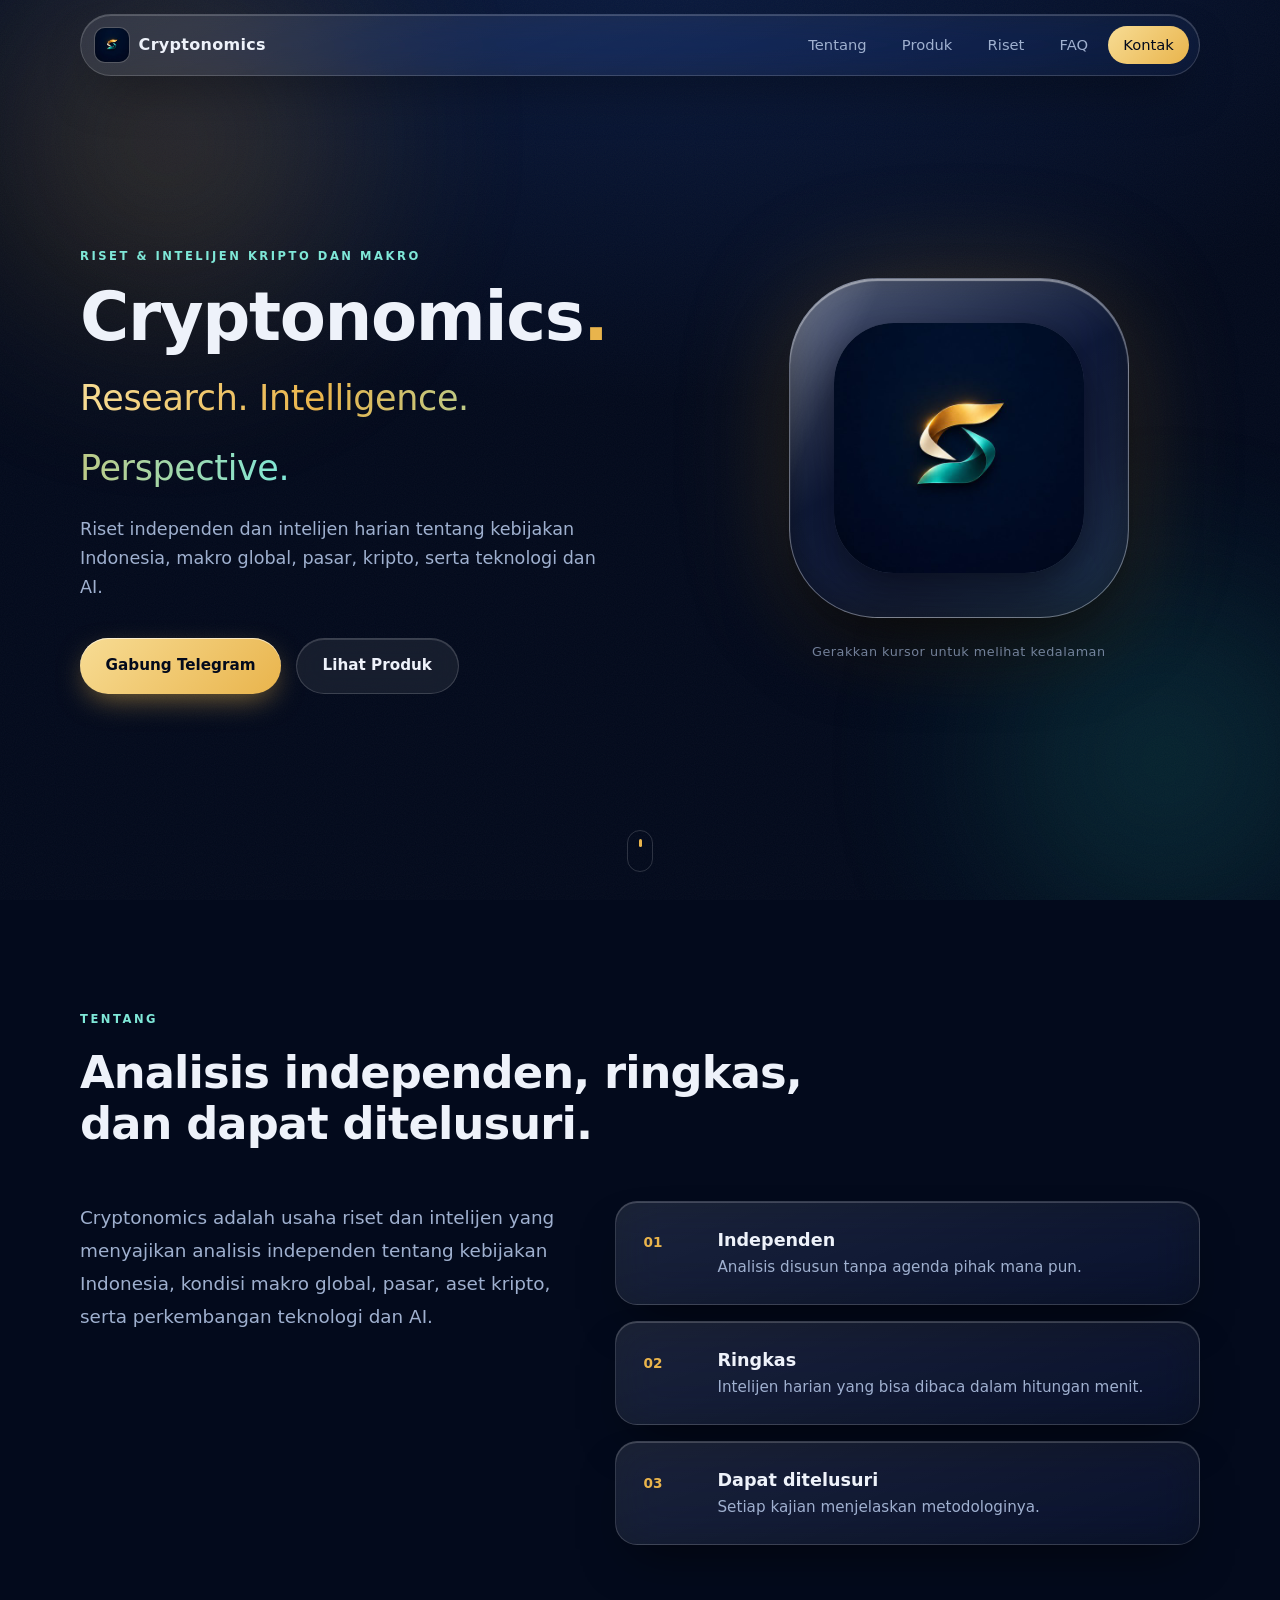
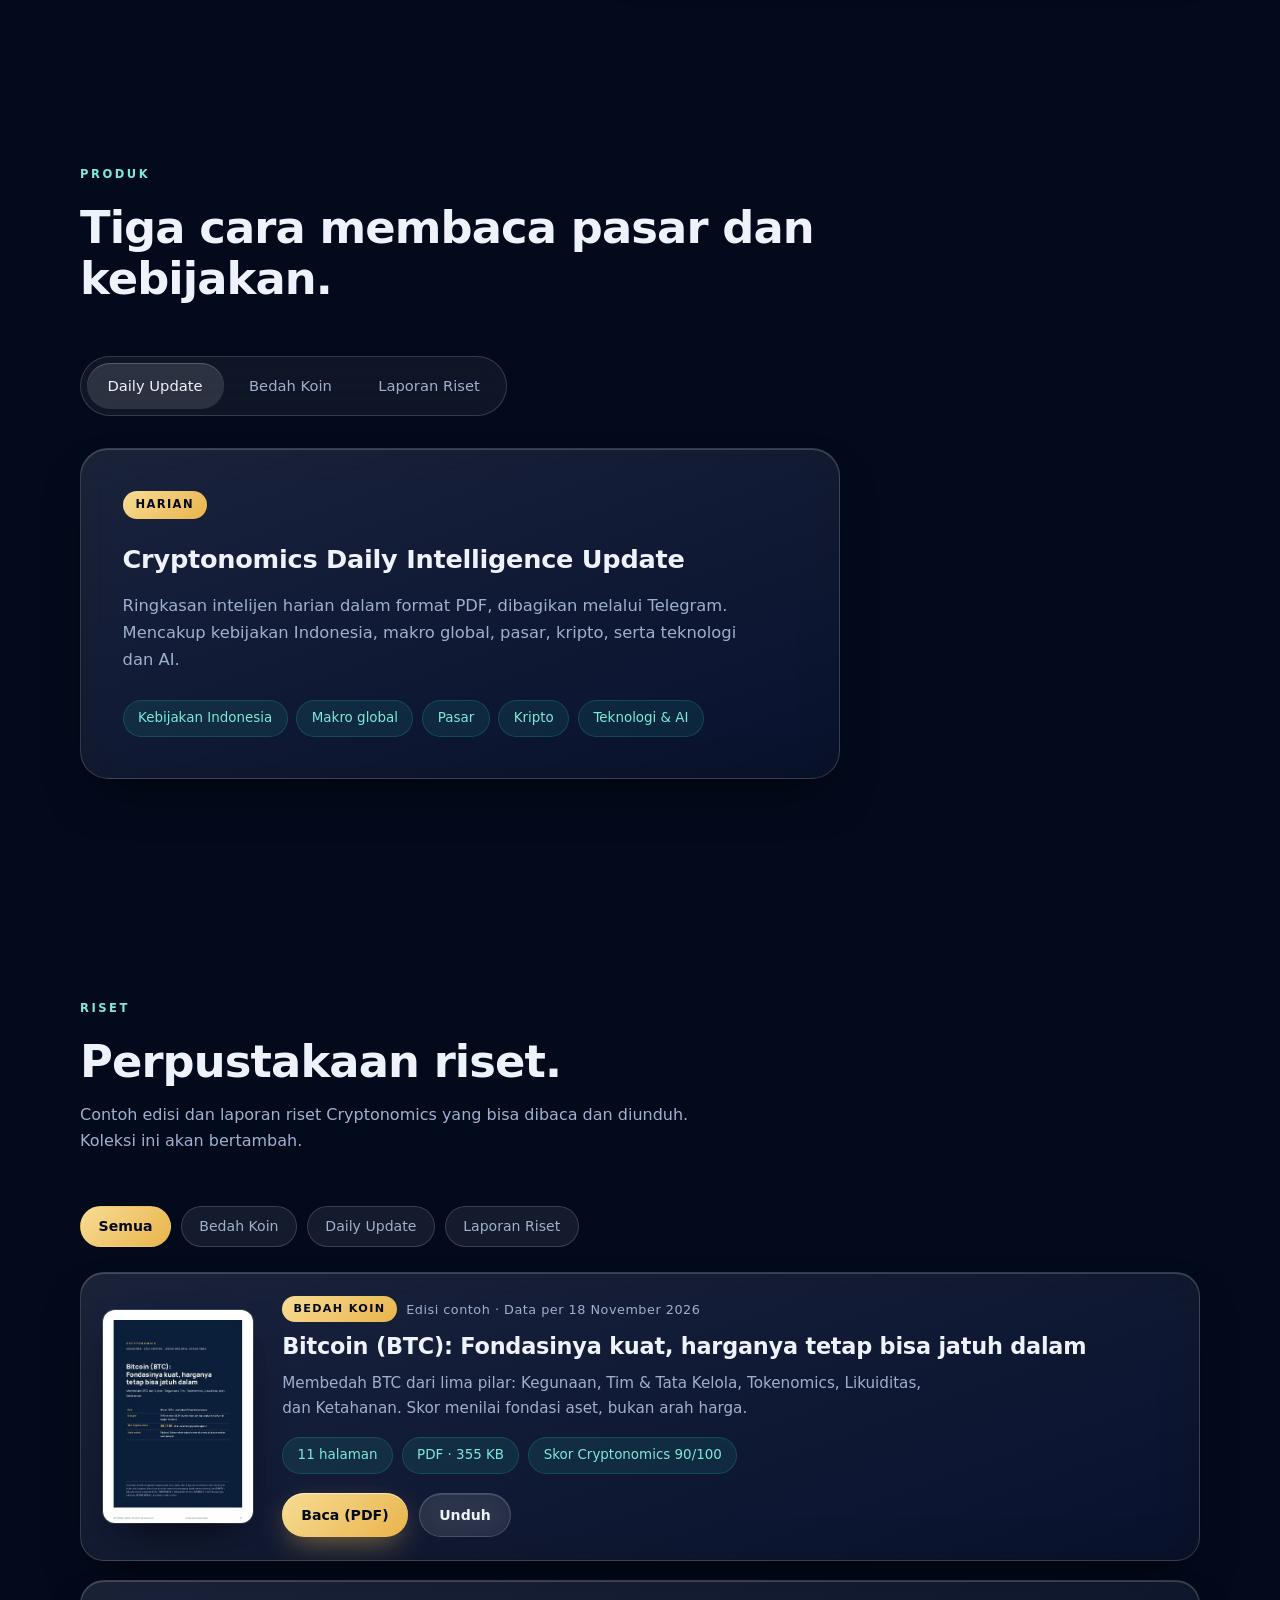
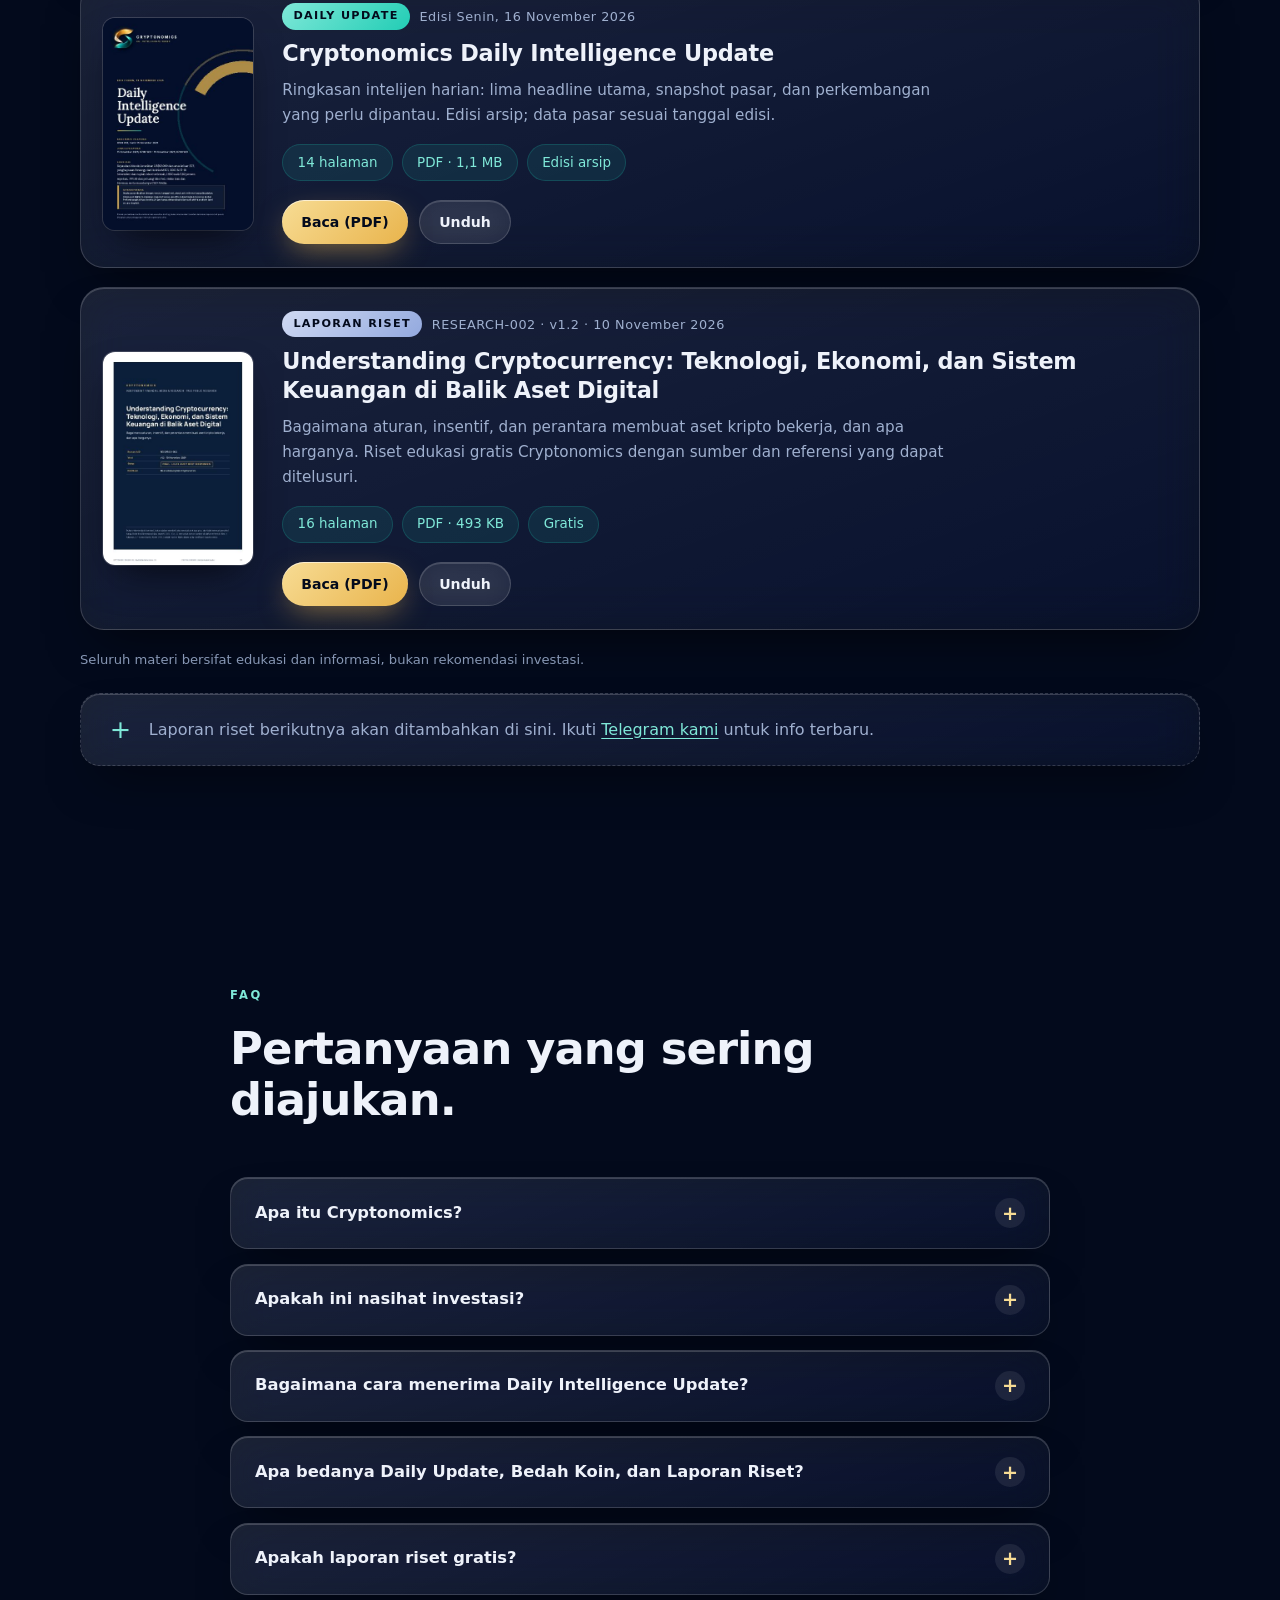
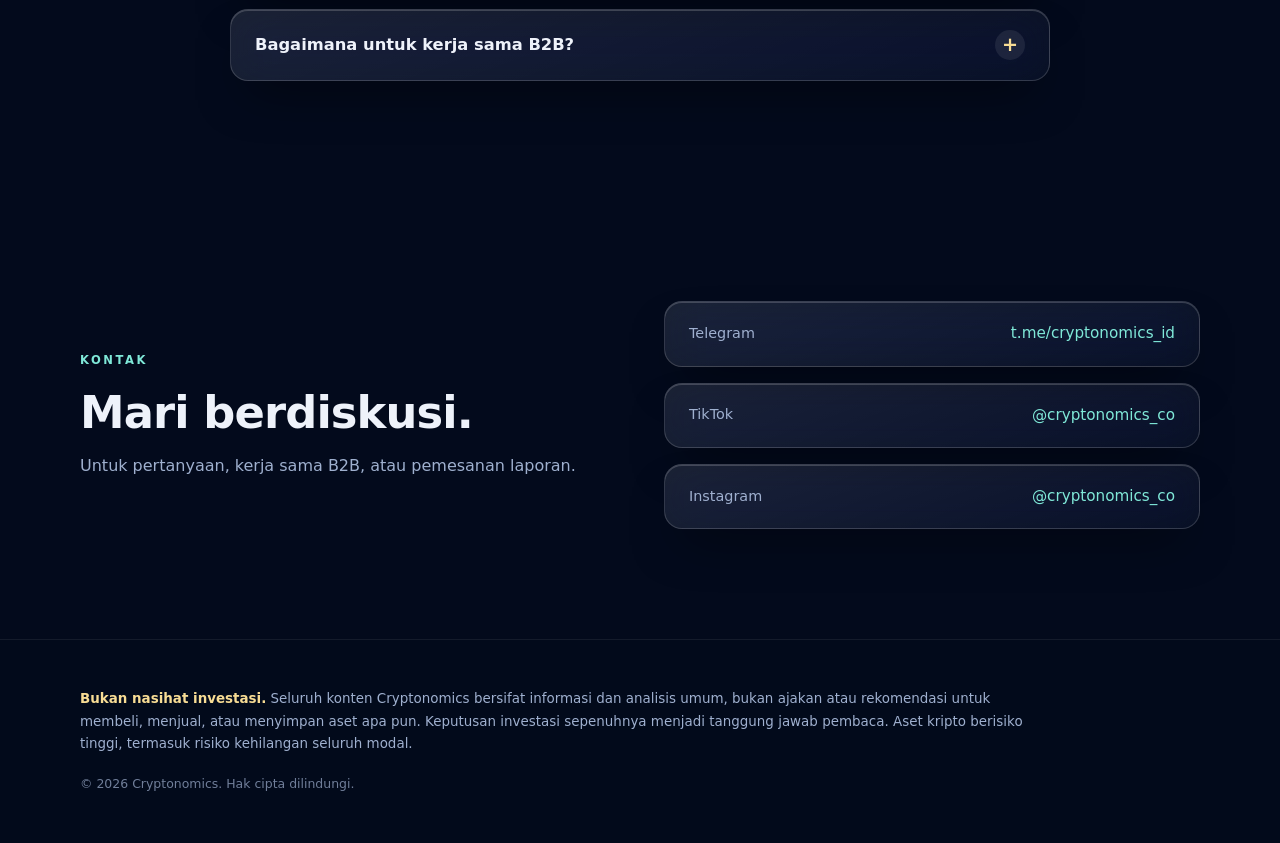
<file: index.html>
<!DOCTYPE html>
<html lang="id">
<head>
  <meta charset="UTF-8">
  <meta name="viewport" content="width=device-width, initial-scale=1.0">
  <title>Cryptonomics — Research. Intelligence. Perspective.</title>
  <meta name="description" content="Cryptonomics: riset independen dan intelijen harian tentang kebijakan Indonesia, makro global, pasar, kripto, serta teknologi dan AI.">
  <link rel="icon" href="assets/favicon.ico" sizes="any">
  <link rel="icon" type="image/png" sizes="32x32" href="assets/favicon-32.png">
  <link rel="apple-touch-icon" href="assets/apple-touch-icon.png">
  <link rel="preload" as="image" href="assets/logo-640.jpg" fetchpriority="high">
  <link rel="canonical" href="https://jonagsgt.github.io/cryptonomics-web/">
  <meta name="theme-color" content="#030a1c">

  <!-- Open Graph / Twitter: tampilan tautan saat dibagikan -->
  <meta property="og:type" content="website">
  <meta property="og:site_name" content="Cryptonomics">
  <meta property="og:title" content="Cryptonomics — Research. Intelligence. Perspective.">
  <meta property="og:description" content="Riset independen dan intelijen harian tentang kebijakan Indonesia, makro global, pasar, kripto, serta teknologi dan AI.">
  <meta property="og:url" content="https://jonagsgt.github.io/cryptonomics-web/">
  <meta property="og:image" content="https://jonagsgt.github.io/cryptonomics-web/assets/og-image.jpg">
  <meta property="og:image:width" content="1200">
  <meta property="og:image:height" content="630">
  <meta property="og:image:alt" content="Cryptonomics: Research. Intelligence. Perspective.">
  <meta property="og:locale" content="id_ID">
  <meta name="twitter:card" content="summary_large_image">
  <meta name="twitter:title" content="Cryptonomics — Research. Intelligence. Perspective.">
  <meta name="twitter:description" content="Riset independen dan intelijen harian tentang kebijakan Indonesia, makro global, pasar, kripto, serta teknologi dan AI.">
  <meta name="twitter:image" content="https://jonagsgt.github.io/cryptonomics-web/assets/og-image.jpg">

  <script type="application/ld+json">
  {
    "@context": "https://schema.org",
    "@type": "Organization",
    "name": "Cryptonomics",
    "url": "https://jonagsgt.github.io/cryptonomics-web/",
    "logo": "https://jonagsgt.github.io/cryptonomics-web/assets/logo.jpg",
    "slogan": "Research. Intelligence. Perspective.",
    "sameAs": [
      "https://t.me/cryptonomics_id",
      "https://www.tiktok.com/@cryptonomics_co",
      "https://www.instagram.com/cryptonomics_co/"
    ]
  }
  </script>

  <script type="application/ld+json">
{
  "@context": "https://schema.org",
  "@type": "FAQPage",
  "mainEntity": [
    {
      "@type": "Question",
      "name": "Apa itu Cryptonomics?",
      "acceptedAnswer": {
        "@type": "Answer",
        "text": "Cryptonomics adalah usaha riset dan intelijen yang menyajikan analisis independen tentang kebijakan Indonesia, makro global, pasar, kripto, serta teknologi dan AI."
      }
    },
    {
      "@type": "Question",
      "name": "Apakah ini nasihat investasi?",
      "acceptedAnswer": {
        "@type": "Answer",
        "text": "Bukan. Seluruh konten Cryptonomics bersifat informasi dan analisis umum, bukan ajakan atau rekomendasi untuk membeli, menjual, atau menyimpan aset apa pun. Keputusan investasi sepenuhnya menjadi tanggung jawab pembaca. Aset kripto berisiko tinggi, termasuk risiko kehilangan seluruh modal."
      }
    },
    {
      "@type": "Question",
      "name": "Bagaimana cara menerima Daily Intelligence Update?",
      "acceptedAnswer": {
        "@type": "Answer",
        "text": "Daily Intelligence Update dibagikan dalam format PDF melalui Telegram. Gabung di https://t.me/cryptonomics_id."
      }
    },
    {
      "@type": "Question",
      "name": "Apa bedanya Daily Update, Bedah Koin, dan Laporan Riset?",
      "acceptedAnswer": {
        "@type": "Answer",
        "text": "Daily Update adalah ringkasan intelijen harian. Bedah Koin adalah kajian mendalam atas satu koin dengan metodologi Skor Cryptonomics. Laporan Riset adalah kajian tematik yang lebih panjang."
      }
    },
    {
      "@type": "Question",
      "name": "Apakah laporan riset gratis?",
      "acceptedAnswer": {
        "@type": "Answer",
        "text": "Laporan RESEARCH-002 (Understanding Cryptocurrency) adalah riset edukasi gratis, dan contoh edisi Daily Update serta Bedah Koin juga bisa dibaca di bagian Riset. Laporan riset lainnya tersedia untuk pembelian per laporan. Untuk informasi lebih lanjut, hubungi kami lewat Telegram, TikTok, atau Instagram."
      }
    },
    {
      "@type": "Question",
      "name": "Bagaimana untuk kerja sama B2B?",
      "acceptedAnswer": {
        "@type": "Answer",
        "text": "Hubungi kami lewat Telegram atau Instagram dan sampaikan kebutuhan Anda."
      }
    }
  ]
}
  </script>
  <link rel="stylesheet" href="styles.css">
</head>
<body>

  <a class="skip-link" href="#top">Lewati ke konten utama</a>

  <!-- Latar ambient yang bergerak mengikuti kursor -->
  <div class="ambient" aria-hidden="true">
    <span class="orb orb-gold"></span>
    <span class="orb orb-teal"></span>
    <span class="grain"></span>
  </div>

  <header class="site-header" id="header">
    <div class="container nav-wrap glass-bar">
      <a href="#top" class="brand">
        <img src="assets/logo-128.jpg" alt="" class="brand-logo" width="36" height="36" decoding="async">
        <span>Cryptonomics</span>
      </a>
      <nav id="nav" class="site-nav">
        <a href="#tentang" data-link>Tentang</a>
        <a href="#produk" data-link>Produk</a>
        <a href="#riset" data-link>Riset</a>
        <a href="#faq" data-link>FAQ</a>
        <a href="#kontak" data-link>Kontak</a>
      </nav>
      <button class="nav-toggle" aria-label="Buka menu" aria-expanded="false" aria-controls="nav">
        <span></span><span></span>
      </button>
    </div>
  </header>

  <main id="top" tabindex="-1">

    <!-- HERO -->
    <section class="hero">
      <div class="container hero-grid">
        <div class="hero-text reveal">
          <p class="eyebrow">Riset &amp; Intelijen Kripto dan Makro</p>
          <h1>Cryptonomics<span class="dash">.</span><br>
            <span class="h1-sub">Research. Intelligence. Perspective.</span></h1>
          <p class="lead">
            Riset independen dan intelijen harian tentang kebijakan Indonesia, makro global,
            pasar, kripto, serta teknologi dan AI.
          </p>
          <div class="cta-row">
            <a href="https://t.me/cryptonomics_id" class="btn btn-primary" target="_blank" rel="noopener noreferrer" data-magnetic>Gabung Telegram</a>
            <a href="#produk" class="btn btn-glass" data-magnetic>Lihat Produk</a>
          </div>
        </div>

        <div class="hero-visual reveal" style="--d:.15s">
          <div class="glass-emblem" id="emblem">
            <div class="emblem-core">
              <img src="assets/logo-640.jpg" alt="Emblem Cryptonomics" width="640" height="640" fetchpriority="high" decoding="async">
            </div>
            <span class="emblem-gloss" aria-hidden="true"></span>
          </div>
          <p class="emblem-hint">Gerakkan kursor untuk melihat kedalaman</p>
        </div>
      </div>
      <a href="#tentang" class="scroll-cue" aria-label="Gulir ke bawah"><span></span></a>
    </section>

    <!-- TENTANG -->
    <section id="tentang" class="section">
      <div class="container">
        <div class="section-head reveal">
          <p class="eyebrow">Tentang</p>
          <h2 class="section-title">Analisis independen, ringkas, dan dapat ditelusuri.</h2>
        </div>
        <div class="about-grid">
          <p class="about-text reveal">
            Cryptonomics adalah usaha riset dan intelijen yang menyajikan analisis independen
            tentang kebijakan Indonesia, kondisi makro global, pasar, aset kripto, serta
            perkembangan teknologi dan AI.
          </p>
          <ul class="pillars">
            <li class="glass-card reveal" data-spot><span class="pillar-n">01</span><h3>Independen</h3><p>Analisis disusun tanpa agenda pihak mana pun.</p></li>
            <li class="glass-card reveal" data-spot style="--d:.1s"><span class="pillar-n">02</span><h3>Ringkas</h3><p>Intelijen harian yang bisa dibaca dalam hitungan menit.</p></li>
            <li class="glass-card reveal" data-spot style="--d:.2s"><span class="pillar-n">03</span><h3>Dapat ditelusuri</h3><p>Setiap kajian menjelaskan metodologinya.</p></li>
          </ul>
        </div>
      </div>
    </section>

    <!-- PRODUK -->
    <section id="produk" class="section">
      <div class="container">
        <div class="section-head reveal">
          <p class="eyebrow">Produk</p>
          <h2 class="section-title">Tiga cara membaca pasar dan kebijakan.</h2>
        </div>

        <div class="tabs reveal" role="tablist" aria-label="Produk Cryptonomics">
          <button class="tab is-active" role="tab" aria-selected="true" aria-controls="p-daily" id="t-daily" data-tab="daily">Daily Update</button>
          <button class="tab" role="tab" aria-selected="false" aria-controls="p-koin" id="t-koin" tabindex="-1" data-tab="koin">Bedah Koin</button>
          <button class="tab" role="tab" aria-selected="false" aria-controls="p-laporan" id="t-laporan" tabindex="-1" data-tab="laporan">Laporan Riset</button>
          <span class="tab-indicator" aria-hidden="true"></span>
        </div>

        <div class="panels">
          <div class="panel glass-card is-active" role="tabpanel" id="p-daily" aria-labelledby="t-daily" data-panel="daily">
            <div class="panel-badge">Harian</div>
            <h3>Cryptonomics Daily Intelligence Update</h3>
            <p>Ringkasan intelijen harian dalam format PDF, dibagikan melalui Telegram. Mencakup kebijakan Indonesia, makro global, pasar, kripto, serta teknologi dan AI.</p>
            <ul class="chips"><li>Kebijakan Indonesia</li><li>Makro global</li><li>Pasar</li><li>Kripto</li><li>Teknologi &amp; AI</li></ul>
          </div>

          <div class="panel glass-card" role="tabpanel" id="p-koin" aria-labelledby="t-koin" data-panel="koin" hidden>
            <div class="panel-badge">Per koin</div>
            <h3>Bedah Koin</h3>
            <p>Kajian mendalam atas satu koin dengan metodologi <strong>Skor Cryptonomics</strong>. Penilaian ditampilkan sebagai ringkasan; detail metodologi tidak diubah tanpa persetujuan.</p>
            <ul class="chips"><li>Satu koin per kajian</li><li>Skor ringkasan</li><li>Metodologi terbuka</li></ul>
          </div>

          <div class="panel glass-card" role="tabpanel" id="p-laporan" aria-labelledby="t-laporan" data-panel="laporan" hidden>
            <div class="panel-badge">Per laporan &amp; B2B</div>
            <h3>Laporan Riset</h3>
            <p>Laporan riset tematik yang lebih panjang, tersedia untuk pembelian per laporan dan untuk kerja sama B2B.</p>
            <ul class="chips"><li>Pembelian per laporan</li><li>Kerja sama B2B</li></ul>
          </div>
        </div>
      </div>
    </section>

    <!-- SAMPEL -->
    <section id="riset" class="section">
      <div class="container">
        <div class="section-head reveal">
          <p class="eyebrow">Riset</p>
          <h2 class="section-title">Perpustakaan riset.</h2>
          <p class="section-lead">Contoh edisi dan laporan riset Cryptonomics yang bisa dibaca dan diunduh. Koleksi ini akan bertambah.</p>
        </div>

        <div class="lib-filters reveal" role="group" aria-label="Filter jenis materi">
          <button class="chip-btn is-active" type="button" data-filter="all" aria-pressed="true">Semua</button>
          <button class="chip-btn" type="button" data-filter="koin" aria-pressed="false">Bedah Koin</button>
          <button class="chip-btn" type="button" data-filter="daily" aria-pressed="false">Daily Update</button>
          <button class="chip-btn" type="button" data-filter="riset" aria-pressed="false">Laporan Riset</button>
        </div>

        <div class="lib-list">
          <article class="lib-item glass-card reveal" data-type="koin" data-spot>
            <a class="lib-cover" href="assets/reports/Cryptonomics_Bedah-Koin_BTC_2026-11-18.pdf" target="_blank" rel="noopener" aria-label="Buka Bedah Koin: Bitcoin (BTC): Fondasinya kuat, harganya tetap bisa jatuh dalam (PDF)">
              <img src="assets/covers/bedah-koin-btc.jpg" alt="Sampul Bedah Koin: Bitcoin (BTC)" loading="lazy" decoding="async" width="360" height="510">
            </a>
            <div class="lib-body">
              <p class="lib-meta"><span class="lib-type lib-type-koin">Bedah Koin</span> Edisi contoh · Data per 18 November 2026</p>
              <h3>Bitcoin (BTC): Fondasinya kuat, harganya tetap bisa jatuh dalam</h3>
              <p class="lib-desc">Membedah BTC dari lima pilar: Kegunaan, Tim &amp; Tata Kelola, Tokenomics, Likuiditas, dan Ketahanan. Skor menilai fondasi aset, bukan arah harga.</p>
              <ul class="chips"><li>11 halaman</li><li>PDF · 355 KB</li><li>Skor Cryptonomics 90/100</li></ul>
              <div class="lib-actions">
                <a class="btn btn-primary btn-sm" href="assets/reports/Cryptonomics_Bedah-Koin_BTC_2026-11-18.pdf" target="_blank" rel="noopener">Baca (PDF)</a>
                <a class="btn btn-glass btn-sm" href="assets/reports/Cryptonomics_Bedah-Koin_BTC_2026-11-18.pdf" download>Unduh</a>
              </div>
            </div>
          </article>
          <article class="lib-item glass-card reveal" data-type="daily" data-spot style="--d:0.08s">
            <a class="lib-cover" href="assets/reports/Cryptonomics_Daily-Intelligence-Update_2026-11-16.pdf" target="_blank" rel="noopener" aria-label="Buka Daily Update: Cryptonomics Daily Intelligence Update (PDF)">
              <img src="assets/covers/daily-2026-11-16.jpg" alt="Sampul Cryptonomics Daily Intelligence Update 16 November 2026" loading="lazy" decoding="async" width="360" height="510">
            </a>
            <div class="lib-body">
              <p class="lib-meta"><span class="lib-type lib-type-daily">Daily Update</span> Edisi Senin, 16 November 2026</p>
              <h3>Cryptonomics Daily Intelligence Update</h3>
              <p class="lib-desc">Ringkasan intelijen harian: lima headline utama, snapshot pasar, dan perkembangan yang perlu dipantau. Edisi arsip; data pasar sesuai tanggal edisi.</p>
              <ul class="chips"><li>14 halaman</li><li>PDF · 1,1 MB</li><li>Edisi arsip</li></ul>
              <div class="lib-actions">
                <a class="btn btn-primary btn-sm" href="assets/reports/Cryptonomics_Daily-Intelligence-Update_2026-11-16.pdf" target="_blank" rel="noopener">Baca (PDF)</a>
                <a class="btn btn-glass btn-sm" href="assets/reports/Cryptonomics_Daily-Intelligence-Update_2026-11-16.pdf" download>Unduh</a>
              </div>
            </div>
          </article>
          <article class="lib-item glass-card reveal" data-type="riset" data-spot style="--d:0.16s">
            <a class="lib-cover" href="assets/reports/Cryptonomics_RESEARCH-002_Understanding-Cryptocurrency_v1.2.pdf" target="_blank" rel="noopener" aria-label="Buka Laporan Riset: Understanding Cryptocurrency: Teknologi, Ekonomi, dan Sistem Keuangan di Balik Aset Digital (PDF)">
              <img src="assets/covers/research-002.jpg" alt="Sampul laporan RESEARCH-002: Understanding Cryptocurrency" loading="lazy" decoding="async" width="360" height="510">
            </a>
            <div class="lib-body">
              <p class="lib-meta"><span class="lib-type lib-type-riset">Laporan Riset</span> RESEARCH-002 · v1.2 · 10 November 2026</p>
              <h3>Understanding Cryptocurrency: Teknologi, Ekonomi, dan Sistem Keuangan di Balik Aset Digital</h3>
              <p class="lib-desc">Bagaimana aturan, insentif, dan perantara membuat aset kripto bekerja, dan apa harganya. Riset edukasi gratis Cryptonomics dengan sumber dan referensi yang dapat ditelusuri.</p>
              <ul class="chips"><li>16 halaman</li><li>PDF · 493 KB</li><li>Gratis</li></ul>
              <div class="lib-actions">
                <a class="btn btn-primary btn-sm" href="assets/reports/Cryptonomics_RESEARCH-002_Understanding-Cryptocurrency_v1.2.pdf" target="_blank" rel="noopener">Baca (PDF)</a>
                <a class="btn btn-glass btn-sm" href="assets/reports/Cryptonomics_RESEARCH-002_Understanding-Cryptocurrency_v1.2.pdf" download>Unduh</a>
              </div>
            </div>
          </article>
        </div>

        <p class="lib-note">Seluruh materi bersifat edukasi dan informasi, bukan rekomendasi investasi.</p>

        <div class="library-next glass-card reveal">
          <span class="ph-icon" aria-hidden="true">+</span>
          <p>Laporan riset berikutnya akan ditambahkan di sini. Ikuti <a href="https://t.me/cryptonomics_id" target="_blank" rel="noopener noreferrer">Telegram kami</a> untuk info terbaru.</p>
        </div>
      </div>
    </section>

    <!-- FAQ -->
    <section id="faq" class="section">
      <div class="container faq-wrap">
        <div class="section-head reveal">
          <p class="eyebrow">FAQ</p>
          <h2 class="section-title">Pertanyaan yang sering diajukan.</h2>
        </div>
        <div class="faq-list reveal" style="--d:.1s">
          <details class="faq-item glass-card">
            <summary>Apa itu Cryptonomics?</summary>
            <div class="faq-answer"><p>Cryptonomics adalah usaha riset dan intelijen yang menyajikan analisis independen tentang kebijakan Indonesia, makro global, pasar, kripto, serta teknologi dan AI.</p></div>
          </details>
          <details class="faq-item glass-card">
            <summary>Apakah ini nasihat investasi?</summary>
            <div class="faq-answer"><p>Bukan. Seluruh konten Cryptonomics bersifat informasi dan analisis umum, bukan ajakan atau rekomendasi untuk membeli, menjual, atau menyimpan aset apa pun. Keputusan investasi sepenuhnya menjadi tanggung jawab pembaca. Aset kripto berisiko tinggi, termasuk risiko kehilangan seluruh modal.</p></div>
          </details>
          <details class="faq-item glass-card">
            <summary>Bagaimana cara menerima Daily Intelligence Update?</summary>
            <div class="faq-answer"><p>Daily Intelligence Update dibagikan dalam format PDF melalui Telegram. Gabung di <a href="https://t.me/cryptonomics_id" target="_blank" rel="noopener noreferrer">t.me/cryptonomics_id</a>.</p></div>
          </details>
          <details class="faq-item glass-card">
            <summary>Apa bedanya Daily Update, Bedah Koin, dan Laporan Riset?</summary>
            <div class="faq-answer"><p>Daily Update adalah ringkasan intelijen harian. Bedah Koin adalah kajian mendalam atas satu koin dengan metodologi Skor Cryptonomics. Laporan Riset adalah kajian tematik yang lebih panjang.</p></div>
          </details>
          <details class="faq-item glass-card">
            <summary>Apakah laporan riset gratis?</summary>
            <div class="faq-answer"><p>Laporan RESEARCH-002 (Understanding Cryptocurrency) adalah riset edukasi gratis, dan contoh edisi Daily Update serta Bedah Koin juga bisa dibaca di bagian Riset. Laporan riset lainnya tersedia untuk pembelian per laporan. Untuk informasi lebih lanjut, hubungi kami lewat Telegram, TikTok, atau Instagram.</p></div>
          </details>
          <details class="faq-item glass-card">
            <summary>Bagaimana untuk kerja sama B2B?</summary>
            <div class="faq-answer"><p>Hubungi kami lewat Telegram atau Instagram dan sampaikan kebutuhan Anda.</p></div>
          </details>
        </div>
      </div>
    </section>

    <!-- KONTAK -->
    <section id="kontak" class="section">
      <div class="container contact-wrap">
        <div class="reveal">
          <p class="eyebrow">Kontak</p>
          <h2 class="section-title">Mari berdiskusi.</h2>
          <p class="section-lead">Untuk pertanyaan, kerja sama B2B, atau pemesanan laporan.</p>
        </div>
        <ul class="contact-list reveal" style="--d:.1s">
          <li class="glass-card" data-spot><a href="https://t.me/cryptonomics_id" class="contact-link" target="_blank" rel="noopener noreferrer"><span>Telegram</span><strong>t.me/cryptonomics_id</strong></a></li>
          <li class="glass-card" data-spot><a href="https://www.tiktok.com/@cryptonomics_co" class="contact-link" target="_blank" rel="noopener noreferrer"><span>TikTok</span><strong>@cryptonomics_co</strong></a></li>
          <li class="glass-card" data-spot><a href="https://www.instagram.com/cryptonomics_co/" class="contact-link" target="_blank" rel="noopener noreferrer"><span>Instagram</span><strong>@cryptonomics_co</strong></a></li>
        </ul>
      </div>
    </section>

  </main>

  <footer class="site-footer">
    <div class="container">
      <p class="disclaimer">
        <strong>Bukan nasihat investasi.</strong> Seluruh konten Cryptonomics bersifat informasi dan
        analisis umum, bukan ajakan atau rekomendasi untuk membeli, menjual, atau menyimpan aset apa pun.
        Keputusan investasi sepenuhnya menjadi tanggung jawab pembaca. Aset kripto berisiko tinggi,
        termasuk risiko kehilangan seluruh modal.
      </p>
      <p class="copy">&copy; <span id="year"></span> Cryptonomics. Hak cipta dilindungi.</p>
    </div>
  </footer>

  <script src="script.js" defer></script>
</body>
</html>
</file>
<file: styles.css>
:root {
  --navy-950: #030a1c;
  --navy-900: #061130;
  --navy-800: #0c1d44;
  --gold: #e9b44c;
  --gold-soft: #f7dc94;
  --teal: #22cdb5;
  --teal-soft: #7fe8d8;
  --text: #eef2fa;
  --text-muted: #9fb0cf;
  --glass-fill: rgba(255, 255, 255, 0.07);
  --glass-edge: rgba(255, 255, 255, 0.16);
  --radius: 22px;
  --ease: cubic-bezier(.2, .7, .2, 1);
  --container: 1120px;
}

*, *::before, *::after { box-sizing: border-box; margin: 0; padding: 0; }
html { scroll-behavior: smooth; scroll-padding-top: 90px; }

body {
  font-family: "Inter", system-ui, -apple-system, "Segoe UI", Roboto, Helvetica, Arial, sans-serif;
  background: var(--navy-950);
  color: var(--text);
  line-height: 1.65;
  overflow-x: hidden;
  -webkit-font-smoothing: antialiased;
}
img { max-width: 100%; display: block; }
a { color: inherit; text-decoration: none; }
button { font: inherit; }
.container { width: min(var(--container), 90%); margin-inline: auto; }

/* ---------- AKSESIBILITAS ---------- */
.skip-link { position: fixed; left: 12px; top: -80px; z-index: 100; padding: .7rem 1.1rem; border-radius: 12px;
  background: var(--gold); color: var(--navy-950); font-weight: 600; transition: top .3s var(--ease); }
.skip-link:focus { top: 12px; }
a:focus-visible, button:focus-visible, summary:focus-visible { outline: 2px solid var(--teal-soft); outline-offset: 3px; }
.btn:focus-visible, .tab:focus-visible, .chip-btn:focus-visible { outline-offset: 3px; }
main:focus { outline: none; }

/* ---------- AMBIENT BACKGROUND ---------- */
.ambient { position: fixed; inset: 0; z-index: -1; overflow: hidden;
  background: radial-gradient(1200px 700px at 50% -10%, var(--navy-800), var(--navy-950) 70%); }
.orb { position: absolute; border-radius: 50%; filter: blur(90px); opacity: .45;
  transform: translate3d(var(--px, 0), var(--py, 0), 0); transition: transform .9s var(--ease); will-change: transform; }
.orb-gold { width: 46vmax; height: 46vmax; left: -10vmax; top: -12vmax; background: radial-gradient(circle, rgba(233,180,76,.55), transparent 65%); }
.orb-teal { width: 42vmax; height: 42vmax; right: -12vmax; bottom: -10vmax; background: radial-gradient(circle, rgba(34,205,181,.5), transparent 65%); }
.grain { position: absolute; inset: 0; opacity: .04; pointer-events: none;
  background-image: url("data:image/svg+xml;utf8,<svg xmlns='http://www.w3.org/2000/svg' width='160' height='160'><filter id='n'><feTurbulence type='fractalNoise' baseFrequency='.9' numOctaves='2' stitchTiles='stitch'/></filter><rect width='100%' height='100%' filter='url(%23n)'/></svg>"); }

/* ---------- GLASS PRIMITIVES ---------- */
.glass-card, .glass-bar, .panel, .placeholder-box, .contact-list li {
  background: linear-gradient(160deg, rgba(255,255,255,.10), rgba(255,255,255,.03));
  border: 1px solid var(--glass-edge);
  backdrop-filter: blur(22px) saturate(160%);
  -webkit-backdrop-filter: blur(22px) saturate(160%);
  box-shadow: inset 0 1px 0 rgba(255,255,255,.18), 0 24px 50px -20px rgba(0,0,0,.6);
}

/* ---------- REVEAL ---------- */
.reveal { opacity: 0; transform: translateY(28px) scale(.985);
  transition: opacity .9s var(--ease) var(--d, 0s), transform .9s var(--ease) var(--d, 0s); }
.reveal.is-visible { opacity: 1; transform: none; }

/* ---------- HEADER ---------- */
.site-header { position: fixed; top: 14px; left: 0; right: 0; z-index: 50; transition: top .4s var(--ease); }
.site-header.scrolled { top: 8px; }
.nav-wrap { display: flex; align-items: center; justify-content: space-between; height: 62px;
  border-radius: 999px; padding: 0 10px 0 14px; transition: height .4s var(--ease), background .4s; }
.site-header.scrolled .nav-wrap { height: 54px; background: rgba(6,17,48,.55); }
.brand { display: flex; align-items: center; gap: .6rem; font-weight: 600; letter-spacing: .3px; }
.brand-logo { width: 34px; height: 34px; object-fit: cover; border-radius: 10px; box-shadow: 0 0 0 1px var(--glass-edge); }
.site-nav { display: flex; gap: .3rem; position: relative; }
.site-nav a { color: var(--text-muted); font-size: .92rem; padding: .45rem .95rem; border-radius: 999px; transition: color .3s, background .3s; }
.site-nav a:hover { color: var(--text); background: rgba(255,255,255,.06); }
.site-nav a.active { color: var(--navy-950); background: linear-gradient(135deg, var(--gold-soft), var(--gold)); }

.nav-toggle { display: none; width: 42px; height: 42px; border-radius: 50%; border: 1px solid var(--glass-edge);
  background: var(--glass-fill); cursor: pointer; flex-direction: column; align-items: center; justify-content: center; gap: 5px; }
.nav-toggle span { width: 18px; height: 1.5px; background: var(--text); border-radius: 2px; transition: transform .4s var(--ease), opacity .3s; }
.nav-toggle[aria-expanded="true"] span:first-child { transform: translateY(3.25px) rotate(45deg); }
.nav-toggle[aria-expanded="true"] span:last-child { transform: translateY(-3.25px) rotate(-45deg); }

/* ---------- BUTTONS ---------- */
.btn { position: relative; display: inline-flex; align-items: center; gap: .5rem; padding: .9rem 1.6rem; border-radius: 999px;
  font-weight: 600; font-size: .95rem; transition: transform .4s var(--ease), box-shadow .4s, background .3s; will-change: transform; }
.btn-primary { background: linear-gradient(135deg, var(--gold-soft), var(--gold)); color: var(--navy-950);
  box-shadow: 0 10px 30px -8px rgba(233,180,76,.6), inset 0 1px 0 rgba(255,255,255,.6); }
.btn-primary:hover { box-shadow: 0 16px 40px -8px rgba(233,180,76,.75), inset 0 1px 0 rgba(255,255,255,.6); }
.btn-glass { background: var(--glass-fill); border: 1px solid var(--glass-edge); color: var(--text);
  backdrop-filter: blur(14px); box-shadow: inset 0 1px 0 rgba(255,255,255,.15); }
.btn-glass:hover { background: rgba(255,255,255,.12); }

/* ---------- HERO ---------- */
.hero { position: relative; min-height: 100vh; display: flex; align-items: center; padding: 120px 0 80px; }
.hero-grid { display: grid; grid-template-columns: 1.1fr .9fr; gap: 3rem; align-items: center; }
.eyebrow { color: var(--teal-soft); text-transform: uppercase; letter-spacing: .22em; font-size: .72rem; font-weight: 600; margin-bottom: 1.1rem; }
.hero h1 { font-size: clamp(2.4rem, 5.4vw, 4.2rem); line-height: 1.04; letter-spacing: -.02em; font-weight: 700; margin-bottom: 1.4rem; }
.dash { color: var(--gold); }
.h1-sub { font-size: .52em; font-weight: 500; letter-spacing: -.01em;
  background: linear-gradient(90deg, var(--gold-soft), var(--gold) 40%, var(--teal-soft)); -webkit-background-clip: text; background-clip: text; color: transparent; }
.lead { color: var(--text-muted); font-size: 1.1rem; max-width: 34rem; }
.cta-row { display: flex; flex-wrap: wrap; gap: .9rem; margin-top: 2.2rem; }

/* Glass emblem (gaya iOS) */
.hero-visual { display: flex; flex-direction: column; align-items: center; gap: 1.4rem; perspective: 1000px; }
.glass-emblem { position: relative; width: min(340px, 80vw); aspect-ratio: 1; border-radius: 26%;
  background: linear-gradient(150deg, rgba(255,255,255,.32), rgba(255,255,255,.06) 45%, rgba(255,255,255,.12));
  border: 1px solid rgba(255,255,255,.35);
  backdrop-filter: blur(26px) saturate(200%); -webkit-backdrop-filter: blur(26px) saturate(200%);
  box-shadow:
    inset 0 2px 1px rgba(255,255,255,.45),
    inset 0 -18px 30px rgba(0,0,0,.25),
    0 40px 80px -20px rgba(0,0,0,.75),
    0 0 120px -10px rgba(233,180,76,.25);
  transform: rotateX(var(--rx, 0deg)) rotateY(var(--ry, 0deg));
  transition: transform .6s var(--ease);
  animation: float 7s ease-in-out infinite;
  transform-style: preserve-3d; }
.emblem-core { position: absolute; inset: 13%; border-radius: 24%; overflow: hidden;
  box-shadow: 0 18px 40px rgba(0,0,0,.5), inset 0 0 0 1px rgba(255,255,255,.2);
  transform: translateZ(40px); }
.emblem-core img { width: 100%; height: 100%; object-fit: cover; transform: scale(1.12); }
.emblem-gloss { position: absolute; inset: 0; border-radius: inherit; pointer-events: none;
  background: linear-gradient(115deg, transparent 30%, rgba(255,255,255,.35) 45%, transparent 60%);
  background-size: 250% 100%; background-position: var(--gx, 120%) 0; mix-blend-mode: soft-light; transition: background-position .4s; }
.emblem-hint { color: var(--text-muted); font-size: .8rem; letter-spacing: .04em; opacity: .7; }
@keyframes float { 0%,100% { translate: 0 0; } 50% { translate: 0 -14px; } }

.scroll-cue { position: absolute; bottom: 28px; left: 50%; transform: translateX(-50%); width: 26px; height: 42px;
  border: 1px solid var(--glass-edge); border-radius: 20px; display: grid; justify-items: center; padding-top: 8px; }
.scroll-cue span { width: 3px; height: 8px; background: var(--gold); border-radius: 3px; animation: cue 1.8s var(--ease) infinite; }
@keyframes cue { 0% { opacity: 0; transform: translateY(-4px); } 40% { opacity: 1; } 100% { opacity: 0; transform: translateY(12px); } }

/* ---------- SECTIONS ---------- */
.section { padding: 110px 0; }
.section-head { margin-bottom: 3.2rem; max-width: 46rem; }
.section-title { font-size: clamp(1.9rem, 3.6vw, 2.8rem); font-weight: 650; letter-spacing: -.02em; line-height: 1.15; }
.section-lead { color: var(--text-muted); max-width: 40rem; margin-top: .9rem; }

/* TENTANG */
.about-grid { display: grid; grid-template-columns: 1fr 1.2fr; gap: 3rem; align-items: start; }
.about-text { color: var(--text-muted); font-size: 1.15rem; line-height: 1.8; }
.pillars { list-style: none; display: grid; gap: 1rem; }
.pillars .glass-card { padding: 1.5rem 1.7rem; display: grid; grid-template-columns: 58px 1fr; column-gap: 1rem; border-radius: var(--radius); }
.pillar-n { grid-row: span 2; font-size: .85rem; color: var(--gold); font-weight: 600; padding-top: .35rem; font-variant-numeric: tabular-nums; }
.pillars h3 { font-size: 1.1rem; font-weight: 600; }
.pillars p { color: var(--text-muted); font-size: .95rem; }

/* PRODUK: tabs */
.tabs { position: relative; display: inline-flex; gap: .3rem; padding: .35rem; border-radius: 999px; margin-bottom: 2rem;
  background: rgba(255,255,255,.05); border: 1px solid var(--glass-edge); backdrop-filter: blur(16px); flex-wrap: wrap; }
.tab { position: relative; z-index: 1; background: none; border: 0; color: var(--text-muted); padding: .7rem 1.3rem; border-radius: 999px; cursor: pointer; font-size: .92rem; transition: color .3s; }
.tab:hover { color: var(--text); }
.tab.is-active { color: var(--text); }
.tab-indicator { position: absolute; top: .35rem; bottom: .35rem; left: 0; width: 0; border-radius: 999px;
  background: rgba(255,255,255,.12); box-shadow: inset 0 1px 0 rgba(255,255,255,.2); transition: transform .6s var(--ease), width .6s var(--ease); }
.panels { position: relative; min-height: 260px; }
.panel { border-radius: 28px; padding: 2.6rem; max-width: 760px; position: relative; overflow: hidden; }
.panel[hidden] { display: none; }
.panel.is-active { animation: panelIn .7s var(--ease); }
@keyframes panelIn { from { opacity: 0; transform: translateY(16px); filter: blur(6px); } to { opacity: 1; transform: none; filter: none; } }
.panel-badge { display: inline-block; font-size: .72rem; letter-spacing: .12em; text-transform: uppercase; color: var(--navy-950);
  background: linear-gradient(135deg, var(--gold-soft), var(--gold)); padding: .3rem .8rem; border-radius: 999px; margin-bottom: 1.2rem; font-weight: 600; }
.panel h3 { font-size: 1.6rem; font-weight: 650; letter-spacing: -.01em; margin-bottom: .8rem; }
.panel p { color: var(--text-muted); font-size: 1.02rem; max-width: 40rem; }
.panel strong { color: var(--gold-soft); font-weight: 600; }
.chips { list-style: none; display: flex; flex-wrap: wrap; gap: .55rem; margin-top: 1.6rem; }
.chips li { font-size: .84rem; padding: .4rem .9rem; border-radius: 999px; background: rgba(34,205,181,.1); color: var(--teal-soft); border: 1px solid rgba(34,205,181,.2); }

/* SAMPEL */
.placeholder-box { border-radius: 28px; padding: 3.5rem 1.5rem; text-align: center; color: var(--text-muted); border-style: dashed; }
.ph-icon { display: block; font-size: 2rem; color: var(--teal-soft); margin-bottom: .8rem; }
.placeholder-box strong { color: var(--gold-soft); }

/* PERPUSTAKAAN RISET */
.lib-filters { display: flex; flex-wrap: wrap; gap: .6rem; margin-bottom: 1.6rem; }
.chip-btn { background: var(--glass-fill); border: 1px solid var(--glass-edge); color: var(--text-muted); padding: .5rem 1.1rem; border-radius: 999px;
  cursor: pointer; font-size: .88rem; transition: color .3s, background .3s, border-color .3s, transform .3s var(--ease); }
.chip-btn:hover { color: var(--text); transform: translateY(-1px); }
.chip-btn.is-active { color: var(--navy-950); background: linear-gradient(135deg, var(--gold-soft), var(--gold)); border-color: transparent; font-weight: 600; }
.lib-list { display: grid; gap: 1.2rem; }
.lib-item { display: grid; grid-template-columns: 150px 1fr; gap: 1.8rem; padding: 1.4rem; border-radius: 24px; align-items: center; }
.lib-item[hidden] { display: none; }
.lib-item.is-entering { animation: panelIn .6s var(--ease); }
.lib-cover { display: block; border-radius: 12px; overflow: hidden; box-shadow: 0 18px 40px -14px rgba(0,0,0,.7), 0 0 0 1px var(--glass-edge);
  transition: transform .6s var(--ease); }
.lib-cover:hover { transform: translateY(-5px) rotate(-1deg) scale(1.03); }
.lib-cover img { width: 100%; height: auto; }
.lib-meta { color: var(--text-muted); font-size: .8rem; letter-spacing: .04em; margin-bottom: .6rem; display: flex; flex-wrap: wrap; align-items: center; gap: .6rem; }
.lib-type { font-size: .7rem; letter-spacing: .12em; text-transform: uppercase; font-weight: 700; padding: .25rem .7rem; border-radius: 999px; color: var(--navy-950); }
.lib-type-koin { background: linear-gradient(135deg, var(--gold-soft), var(--gold)); }
.lib-type-daily { background: linear-gradient(135deg, var(--teal-soft), var(--teal)); }
.lib-type-riset { background: linear-gradient(135deg, #cfd9f2, #93a9de); }
.lib-body h3 { font-size: clamp(1.1rem, 2vw, 1.4rem); line-height: 1.3; letter-spacing: -.01em; font-weight: 650; margin-bottom: .6rem; }
.lib-desc { color: var(--text-muted); font-size: .95rem; max-width: 42rem; }
.lib-body .chips { margin-top: 1rem; }
.lib-actions { display: flex; flex-wrap: wrap; gap: .7rem; margin-top: 1.2rem; }
.btn-sm { padding: .6rem 1.2rem; font-size: .88rem; }
.lib-note { color: var(--text-muted); font-size: .82rem; margin-top: 1.2rem; opacity: .85; }

/* Perpustakaan: catatan berikutnya */
.library-next { margin-top: 1.4rem; border-radius: 20px; padding: 1.4rem 1.8rem; display: flex; align-items: center; gap: 1.1rem; border-style: dashed; color: var(--text-muted); }
.library-next .ph-icon { margin: 0; font-size: 1.6rem; line-height: 1; }
.library-next a { color: var(--teal-soft); text-decoration: underline; text-underline-offset: 3px; }

/* FAQ */
.faq-wrap { max-width: 820px; }
.faq-list { display: grid; gap: .9rem; }
.faq-item { border-radius: 18px; padding: 0; overflow: hidden; transition: border-color .4s; }
.faq-item:hover { border-color: rgba(127,232,216,.35); }
.faq-item[open] { border-color: rgba(233,180,76,.4); }
.faq-item summary { list-style: none; cursor: pointer; padding: 1.25rem 1.5rem; display: flex; justify-content: space-between; align-items: center; gap: 1rem; font-weight: 600; font-size: 1.02rem; }
.faq-item summary::-webkit-details-marker { display: none; }
.faq-item summary::after { content: "+"; flex: none; width: 30px; height: 30px; display: grid; place-items: center; border-radius: 50%;
  background: rgba(255,255,255,.08); color: var(--gold-soft); font-size: 1.2rem; line-height: 1; transition: transform .5s var(--ease), background .3s; }
.faq-item[open] summary::after { transform: rotate(45deg); background: rgba(233,180,76,.18); }
.faq-item summary:focus-visible { outline: 2px solid var(--teal-soft); outline-offset: -2px; border-radius: 18px; }
.faq-answer { padding: 0 1.5rem 1.4rem; color: var(--text-muted); animation: panelIn .5s var(--ease); }
.faq-answer a { color: var(--teal-soft); text-decoration: underline; text-underline-offset: 3px; }

/* KONTAK */
.contact-wrap { display: grid; grid-template-columns: 1fr 1fr; gap: 3rem; align-items: center; }
.contact-wrap .section-lead { margin-top: .9rem; }
.contact-list { list-style: none; display: grid; gap: 1rem; }
.contact-list li { border-radius: 18px; padding: 1.2rem 1.5rem; display: flex; justify-content: space-between; gap: 1rem; align-items: center;
  transition: transform .5s var(--ease), border-color .4s; }
.contact-list li:hover { transform: translateX(6px); border-color: rgba(127,232,216,.45); }
.contact-list span { color: var(--text-muted); font-size: .9rem; }
.contact-list strong { color: var(--teal-soft); font-weight: 500; font-size: .95rem; }
.contact-list li > a { display: flex; justify-content: space-between; align-items: center; gap: 1rem; width: 100%; }

/* ---------- SPOTLIGHT (kursor) ---------- */
[data-spot] { position: relative; overflow: hidden; }
[data-spot]::after { content: ""; position: absolute; inset: 0; pointer-events: none; opacity: 0; transition: opacity .4s;
  background: radial-gradient(420px circle at var(--mx, 50%) var(--my, 50%), rgba(255,255,255,.12), transparent 45%); }
[data-spot]:hover::after { opacity: 1; }

/* ---------- FOOTER ---------- */
.site-footer { padding: 3rem 0; border-top: 1px solid rgba(255,255,255,.07); background: rgba(3,10,28,.6); }
.disclaimer { color: var(--text-muted); font-size: .84rem; max-width: 60rem; margin-bottom: 1.2rem; }
.disclaimer strong { color: var(--gold-soft); }
.copy { color: var(--text-muted); font-size: .78rem; opacity: .7; }

/* ---------- RESPONSIVE ---------- */
@media (max-width: 900px) {
  .lib-item { grid-template-columns: 110px 1fr; gap: 1.2rem; }
  .hero-grid, .about-grid, .contact-wrap { grid-template-columns: 1fr; }
  .hero { min-height: auto; padding: 130px 0 90px; }
  .hero-visual { order: -1; }
  .glass-emblem { width: min(260px, 70vw); }
  .section { padding: 84px 0; }
}
@media (max-width: 720px) {
  .lib-item { grid-template-columns: 1fr; }
  .lib-cover { max-width: 160px; }
  .nav-toggle { display: flex; }
  .site-nav { position: fixed; inset: 0; flex-direction: column; justify-content: center; align-items: center; gap: 1rem;
    background: rgba(3,10,28,.82); backdrop-filter: blur(24px); -webkit-backdrop-filter: blur(24px);
    opacity: 0; pointer-events: none; visibility: hidden; transition: opacity .4s var(--ease), visibility 0s linear .4s; z-index: -1; }
  .site-nav.open { opacity: 1; pointer-events: auto; visibility: visible; transition: opacity .4s var(--ease), visibility 0s; }
  .site-nav a { font-size: 1.4rem; padding: .6rem 1.2rem; }
  .site-header { z-index: 60; }
  /* backdrop-filter pada .nav-wrap membuat menu fixed ikut relatif ke bar.
     Latar kaca dipindah ke pseudo-element agar menu tetap layar penuh. */
  .nav-wrap { position: relative; backdrop-filter: none; -webkit-backdrop-filter: none;
    background: transparent; border-color: transparent; box-shadow: none; }
  .site-header.scrolled .nav-wrap { background: transparent; }
  .nav-wrap::before { content: ""; position: absolute; inset: 0; z-index: -1; border-radius: 999px;
    background: rgba(6,17,48,.72); border: 1px solid var(--glass-edge);
    backdrop-filter: blur(18px) saturate(160%); -webkit-backdrop-filter: blur(18px) saturate(160%);
    box-shadow: inset 0 1px 0 rgba(255,255,255,.16), 0 16px 36px -18px rgba(0,0,0,.7); }
  /* tab produk: satu baris penuh agar indikator tidak salah posisi */
  .tabs { display: flex; width: 100%; flex-wrap: nowrap; }
  .tab { flex: 1; padding: .7rem .3rem; font-size: .8rem; white-space: nowrap; text-align: center; }
  .site-nav { z-index: -1; }
  .nav-toggle { position: relative; z-index: 2; background: rgba(6,17,48,.6); backdrop-filter: blur(14px); }
  .panel { padding: 1.9rem; }
}

@media (pointer: coarse) { .emblem-hint { display: none; } }

/* ---------- REDUCED MOTION ---------- */
@media (prefers-reduced-motion: reduce) {
  *, *::before, *::after { animation: none !important; transition-duration: .01ms !important; }
  .reveal { opacity: 1; transform: none; }
  html { scroll-behavior: auto; }
}
</file>
